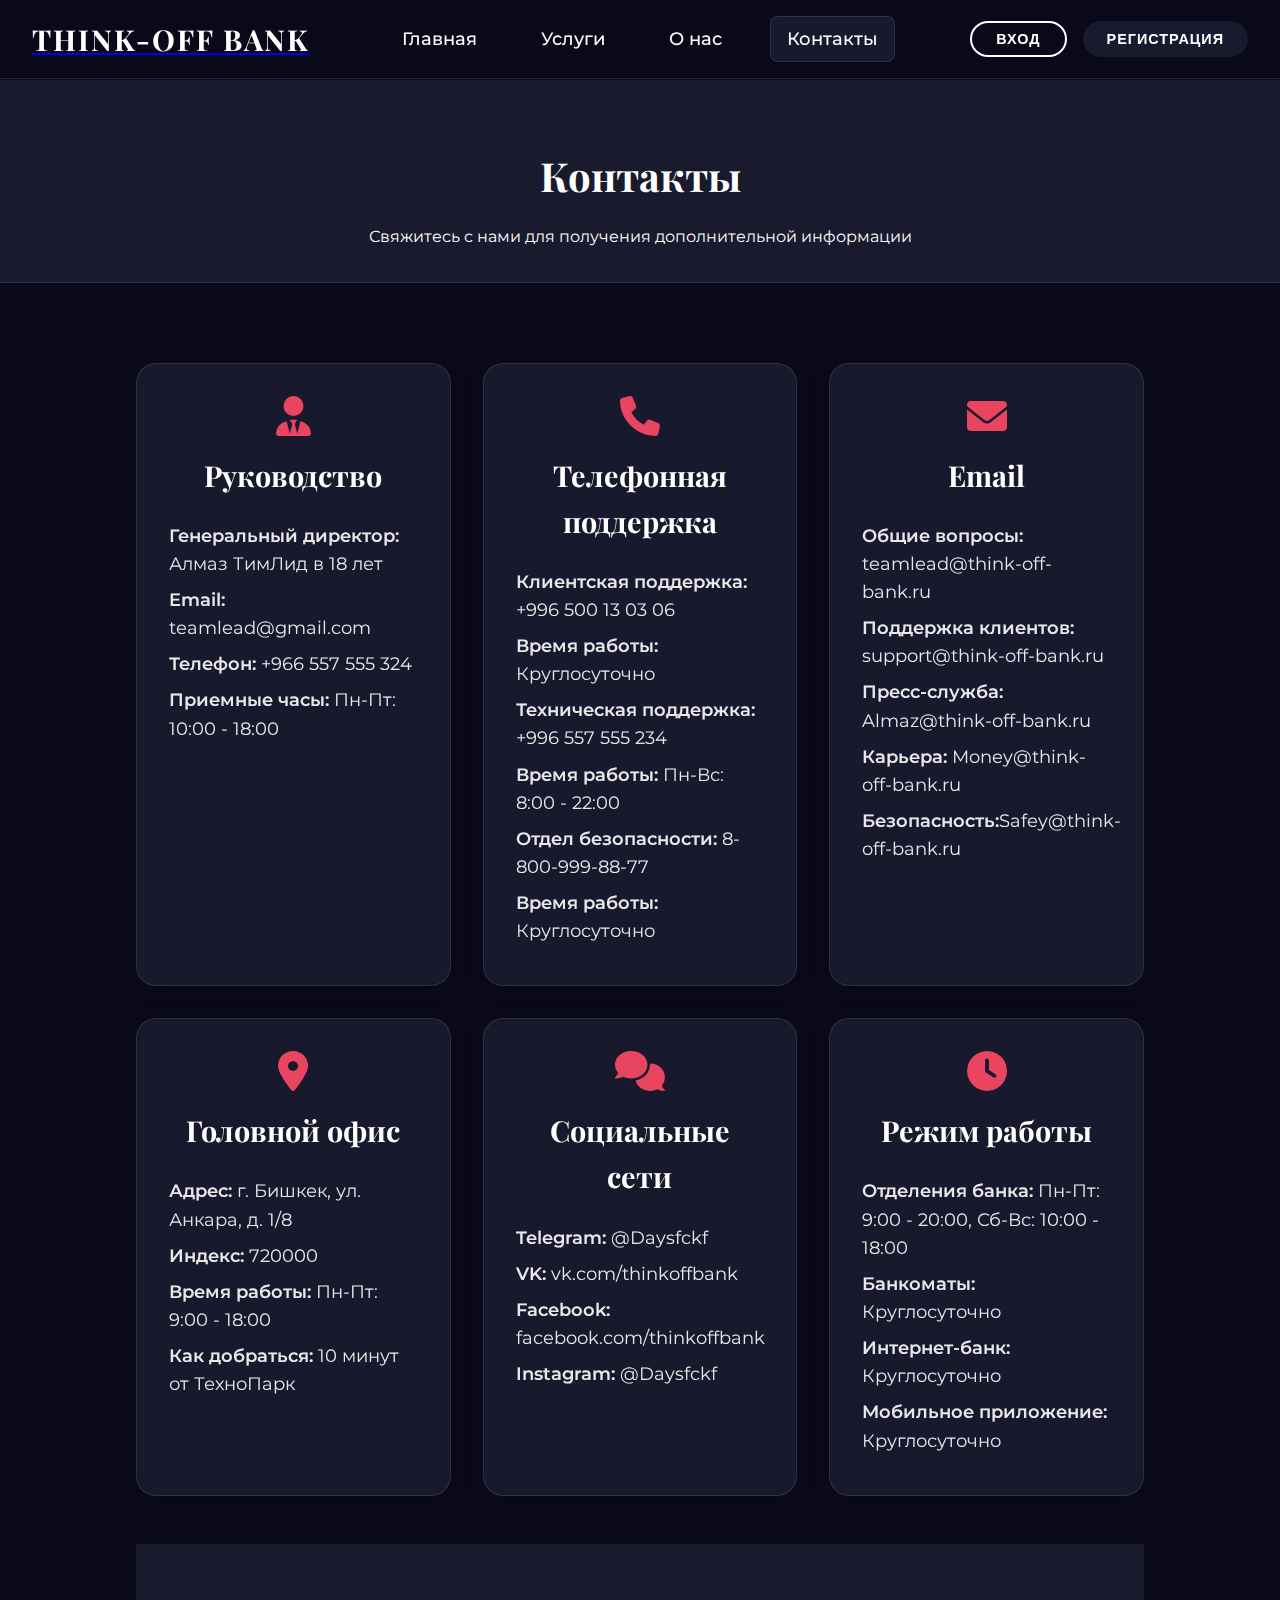
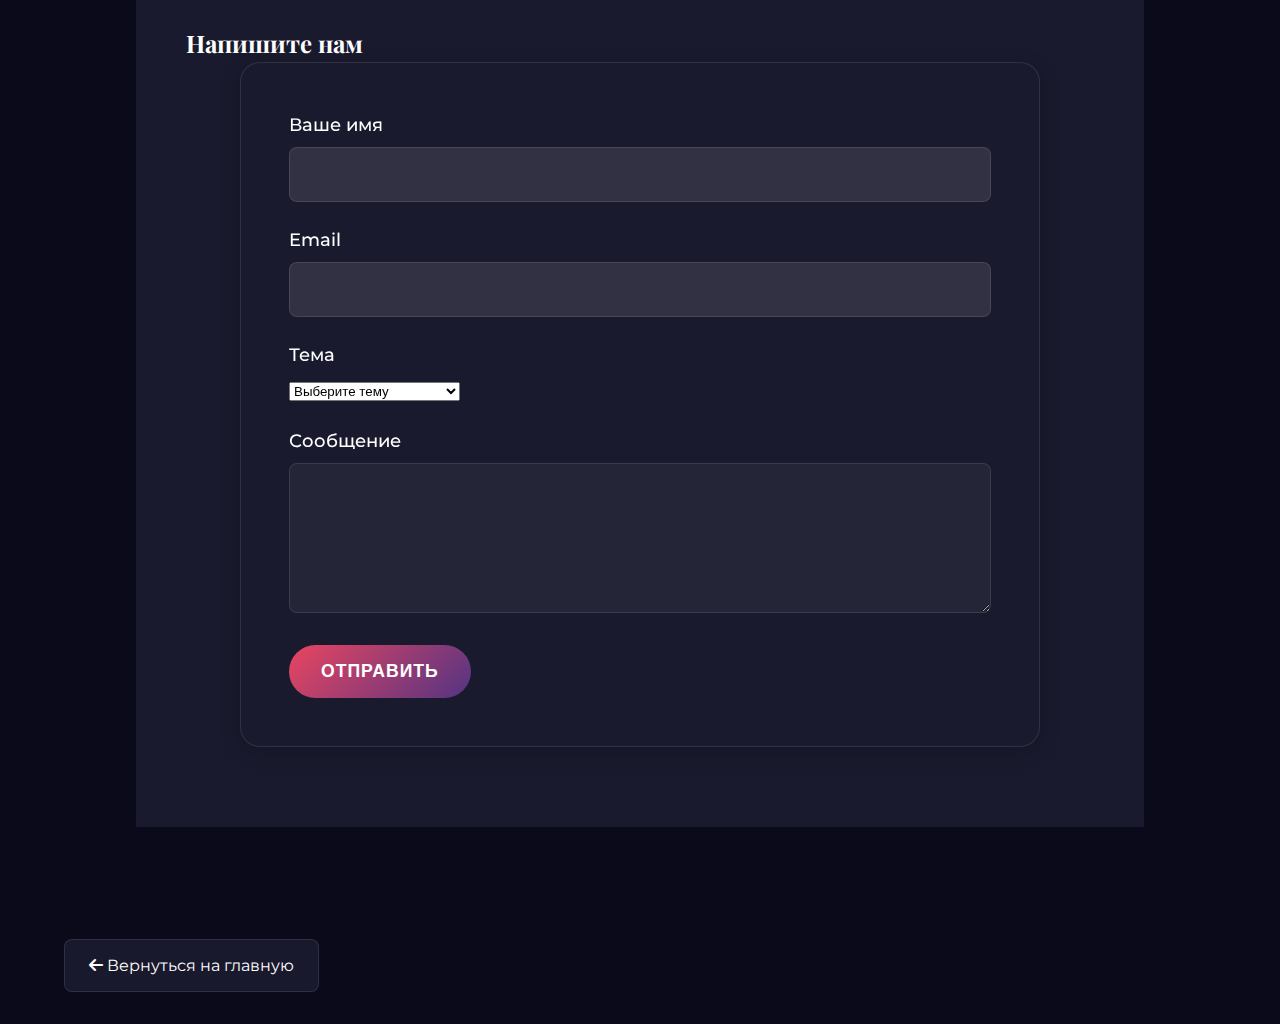
<file: contact.html>
<!DOCTYPE html>
<html lang="ru">
<head>
    <meta charset="UTF-8">
    <meta name="viewport" content="width=device-width, initial-scale=1.0">
    <title>Контакты - Think-Off Bank</title>
    <link rel="stylesheet" href="styles.css">
    <link rel="stylesheet" href="https://cdnjs.cloudflare.com/ajax/libs/font-awesome/6.0.0/css/all.min.css">
</head>
<body>
    <!-- Navigation -->
    <nav class="navbar">
        <div class="logo">
            <a href="index.html">
                <h1>Think-Off Bank</h1>
            </a>
        </div>
        <div class="nav-links">
            <a href="index.html">Главная</a>
            <a href="services.html">Услуги</a>
            <a href="about.html">О нас</a>
            <a href="contact.html" class="active">Контакты</a>
        </div>
        <div class="auth-buttons">
            <button id="loginBtn" class="btn btn-outline">Вход</button>
            <button id="signupBtn" class="btn btn-primary">Регистрация</button>
        </div>
    </nav>

    <div class="page-content">
        <header class="page-header">
            <h1>Контакты</h1>
            <p>Свяжитесь с нами для получения дополнительной информации</p>
        </header>

        <section class="page-section">
            <div class="contact-content">
                <div class="contact-info">
                    <div class="contact-card">
                        <i class="fas fa-user-tie"></i>
                        <h2>Руководство</h2>
                        <div class="contact-details">
                            <p><strong>Генеральный директор:</strong> Алмаз ТимЛид в 18 лет</p>
                            <p><strong>Email:</strong> teamlead@gmail.com</p>
                            <p><strong>Телефон:</strong> +966 557 555 324</p>
                            <p><strong>Приемные часы:</strong> Пн-Пт: 10:00 - 18:00</p>
                        </div>
                    </div>

                    <div class="contact-card">
                        <i class="fas fa-phone"></i>
                        <h2>Телефонная поддержка</h2>
                        <div class="contact-details">
                            <p><strong>Клиентская поддержка:</strong> +996 500 13 03 06</p>
                            <p><strong>Время работы:</strong> Круглосуточно</p>
                            <p><strong>Техническая поддержка:</strong> +996 557 555 234 </p>
                            <p><strong>Время работы:</strong> Пн-Вс: 8:00 - 22:00</p>
                            <p><strong>Отдел безопасности:</strong> 8-800-999-88-77</p>
                            <p><strong>Время работы:</strong> Круглосуточно</p>
                        </div>
                    </div>

                    <div class="contact-card">
                        <i class="fas fa-envelope"></i>
                        <h2>Email</h2>
                        <div class="contact-details">
                            <p><strong>Общие вопросы:</strong> teamlead@think-off-bank.ru</p>
                            <p><strong>Поддержка клиентов:</strong> support@think-off-bank.ru</p>
                            <p><strong>Пресс-служба:</strong> Almaz@think-off-bank.ru</p>
                            <p><strong>Карьера:</strong> Money@think-off-bank.ru</p>
                            <p><strong>Безопасность:</strong>Safey@think-off-bank.ru</p>
                        </div>
                    </div>

                    <div class="contact-card">
                        <i class="fas fa-map-marker-alt"></i>
                        <h2>Головной офис</h2>
                        <div class="contact-details">
                            <p><strong>Адрес:</strong> г. Бишкек, ул. Анкара, д. 1/8</p>
                            <p><strong>Индекс:</strong> 720000</p>
                            <p><strong>Время работы:</strong> Пн-Пт: 9:00 - 18:00</p>
                            <p><strong>Как добраться:</strong> 10 минут от ТехноПарк</p>
                        </div>
                    </div>

                    <div class="contact-card">
                        <i class="fas fa-comments"></i>
                        <h2>Социальные сети</h2>
                        <div class="contact-details">
                            <p><strong>Telegram:</strong> @Daysfckf</p>
                            <p><strong>VK:</strong> vk.com/thinkoffbank</p>
                            <p><strong>Facebook:</strong> facebook.com/thinkoffbank</p>
                            <p><strong>Instagram:</strong> @Daysfckf</p>
                        </div>
                    </div>

                    <div class="contact-card">
                        <i class="fas fa-clock"></i>
                        <h2>Режим работы</h2>
                        <div class="contact-details">
                            <p><strong>Отделения банка:</strong> Пн-Пт: 9:00 - 20:00, Сб-Вс: 10:00 - 18:00</p>
                            <p><strong>Банкоматы:</strong> Круглосуточно</p>
                            <p><strong>Интернет-банк:</strong> Круглосуточно</p>
                            <p><strong>Мобильное приложение:</strong> Круглосуточно</p>
                        </div>
                    </div>
                </div>

                <div class="contact-form-section">
                    <h2>Напишите нам</h2>
                    <form class="contact-form">
                        <div class="form-group">
                            <label for="name">Ваше имя</label>
                            <input type="text" id="name" required>
                        </div>
                        <div class="form-group">
                            <label for="contact-email">Email</label>
                            <input type="email" id="contact-email" required>
                        </div>
                        <div class="form-group">
                            <label for="subject">Тема</label>
                            <select id="subject" required>
                                <option value="">Выберите тему</option>
                                <option value="general">Общий вопрос</option>
                                <option value="support">Техническая поддержка</option>
                                <option value="complaint">Жалоба</option>
                                <option value="suggestion">Предложение</option>
                            </select>
                        </div>
                        <div class="form-group">
                            <label for="message">Сообщение</label>
                            <textarea id="message" rows="5" required></textarea>
                        </div>
                        <button type="submit" class="btn btn-primary">Отправить</button>
                    </form>
                </div>
            </div>
        </section>

        <a href="index.html" class="back-button">
            <i class="fas fa-arrow-left"></i> Вернуться на главную
        </a>
    </div>

    <!-- Login Modal -->
    <div id="loginModal" class="modal">
        <div class="modal-content">
            <span class="close">&times;</span>
            <h2>Вход</h2>
            <form id="loginForm">
                <div class="form-group">
                    <label for="email">Email</label>
                    <input type="email" id="email" required>
                </div>
                <div class="form-group">
                    <label for="password">Пароль</label>
                    <input type="password" id="password" required>
                </div>
                <button type="submit" class="btn btn-primary">Войти</button>
            </form>
        </div>
    </div>

    <!-- Signup Modal -->
    <div id="signupModal" class="modal">
        <div class="modal-content">
            <span class="close">&times;</span>
            <h2>Регистрация</h2>
            <form id="signupForm">
                <div class="form-group">
                    <label for="fullName">ФИО</label>
                    <input type="text" id="fullName" required>
                </div>
                <div class="form-group">
                    <label for="signupEmail">Email</label>
                    <input type="email" id="signupEmail" required>
                </div>
                <div class="form-group">
                    <label for="signupPassword">Пароль</label>
                    <input type="password" id="signupPassword" required>
                </div>
                <button type="submit" class="btn btn-primary">Зарегистрироваться</button>
            </form>
        </div>
    </div>

    <!-- Firebase SDK -->
    <script type="module" src="firebase-config.js"></script>
    <script type="module" src="script.js"></script>
</body>
</html>
</file>
<file: styles.css>
/* Import Google Fonts */
@import url('https://fonts.googleapis.com/css2?family=Montserrat:wght@400;500;600;700;800&family=Playfair+Display:wght@400;500;600;700&display=swap');

/* Reset and Base Styles */
* {
    margin: 0;
    padding: 0;
    box-sizing: border-box;
}

:root {
    --primary-color: #0a0a1a;
    --secondary-color: #1a1a2e;
    --accent-color: #0f3460;
    --highlight-color: #e94560;
    --text-color: #ffffff;
    --light-text: #ffffff;
    --background: #0a0a1a;
    --card-bg: rgba(26, 26, 46, 0.95);
    --gradient-1: linear-gradient(135deg, #0f3460, #16213e);
    --gradient-2: linear-gradient(135deg, #e94560, #533483);
    --shadow: 0 8px 32px 0 rgba(31, 38, 135, 0.37);
    --glass-bg: rgba(26, 26, 46, 0.95);
    --glass-border: rgba(255, 255, 255, 0.1);
    --text-light: #ffffff;
    --text-dark: #2D2D2D;
    --background-dark: #1A1A1A;
    --background-light: #F8F9FA;
    --glass-shadow: 0 8px 32px 0 rgba(31, 38, 135, 0.37);
}

body {
    font-family: 'Montserrat', sans-serif;
    line-height: 1.6;
    color: var(--text-color);
    background: var(--primary-color);
    overflow-x: hidden;
}

/* Animated Background */
.animated-bg {
    position: fixed;
    top: 0;
    left: 0;
    width: 100%;
    height: 100%;
    background: linear-gradient(-45deg, #0a0a1a, #1a1a2e, #0f3460, #533483);
    background-size: 400% 400%;
    animation: gradient 15s ease infinite;
    z-index: -1;
}

@keyframes gradient {
    0% { background-position: 0% 50%; }
    50% { background-position: 100% 50%; }
    100% { background-position: 0% 50%; }
}

/* Navigation */
.navbar {
    background: rgba(10, 10, 26, 0.95);
    backdrop-filter: blur(10px);
    position: fixed;
    top: 0;
    left: 0;
    right: 0;
    z-index: 1000;
    padding: 1rem 2rem;
    display: flex;
    justify-content: space-between;
    align-items: center;
    border-bottom: 1px solid var(--glass-border);
}

.logo h1 {
    font-family: 'Playfair Display', serif;
    font-size: 1.8rem;
    font-weight: 700;
    color: var(--text-color);
    text-transform: uppercase;
    letter-spacing: 2px;
}

.nav-links {
    display: flex;
    gap: 2rem;
    align-items: center;
}

.nav-links a {
    color: var(--text-color);
    text-decoration: none;
    font-size: 1.1rem;
    font-weight: 500;
    padding: 0.5rem 1rem;
    border-radius: 8px;
    transition: all 0.3s ease;
    position: relative;
}

.nav-links a::after {
    content: '';
    position: absolute;
    bottom: 0;
    left: 50%;
    width: 0;
    height: 2px;
    background: var(--highlight-color);
    transition: all 0.3s ease;
    transform: translateX(-50%);
}

.nav-links a:hover::after {
    width: 80%;
}

.nav-links a.active {
    background: var(--glass-bg);
    border: 1px solid var(--glass-border);
}

.auth-buttons {
    display: flex;
    gap: 1rem;
}

.auth-buttons .btn {
    padding: 0.5rem 1.5rem;
    font-size: 0.9rem;
    cursor: pointer;
}

.auth-buttons .btn-primary {
    background: var(--secondary-color);
    color: var(--light-text);
    border: none;
}

.auth-buttons .btn-outline {
    background: transparent;
    border: 2px solid var(--light-text);
    color: var(--light-text);
}

.auth-buttons .btn:hover {
    transform: translateY(-2px);
    box-shadow: 0 4px 12px rgba(0, 0, 0, 0.2);
}

/* Buttons */
.btn {
    padding: 1rem 2rem;
    border-radius: 30px;
    font-weight: 600;
    font-size: 1.1rem;
    transition: all 0.3s ease;
    text-transform: uppercase;
    letter-spacing: 1px;
}

.btn-primary {
    background: var(--gradient-2);
    color: var(--text-color);
    border: none;
}

.btn-outline {
    background: transparent;
    border: 2px solid var(--highlight-color);
    color: var(--text-color);
}

.btn:hover {
    transform: translateY(-2px);
    box-shadow: var(--shadow);
}

/* Service Cards */
.service-card {
    background: var(--card-bg);
    backdrop-filter: blur(10px);
    border: 1px solid var(--glass-border);
    border-radius: 20px;
    padding: 2.5rem;
    transition: all 0.4s ease;
    position: relative;
    overflow: hidden;
    display: flex;
    flex-direction: column;
    min-height: 400px;
    box-shadow: 0 4px 20px rgba(0, 0, 0, 0.2);
}

.service-card::before {
    content: '';
    position: absolute;
    top: 0;
    left: 0;
    width: 100%;
    height: 100%;
    background: radial-gradient(
        circle at var(--mouse-x, 50%) var(--mouse-y, 50%),
        rgba(233, 69, 96, 0.1) 0%,
        transparent 50%
    );
    opacity: 0;
    transition: opacity 0.3s ease;
}

.service-card:hover::before {
    opacity: 1;
}

.service-card:hover {
    transform: translateY(-10px);
    box-shadow: 0 8px 30px rgba(233, 69, 96, 0.2);
}

.service-card i {
    font-size: 3.5rem;
    background: var(--gradient-2);
    -webkit-background-clip: text;
    -webkit-text-fill-color: transparent;
    margin-bottom: 1.5rem;
    transition: all 0.3s ease;
}

.service-card:hover i {
    transform: scale(1.2) rotate(10deg);
}

.service-card h3 {
    font-size: 1.8rem;
    margin-bottom: 1rem;
    color: var(--text-color);
    font-weight: 700;
}

.service-card p {
    color: var(--text-color);
    opacity: 0.9;
    margin-bottom: 1.5rem;
    font-size: 1.1rem;
    line-height: 1.6;
}

.service-card ul {
    list-style: none;
    padding: 0;
    margin: 0 0 2rem 0;
}

.service-card ul li {
    margin: 1rem 0;
    padding-left: 1.5rem;
    position: relative;
    color: var(--text-color);
    opacity: 0.9;
    transition: all 0.3s ease;
    font-size: 1.1rem;
}

.service-card ul li::before {
    content: "→";
    color: var(--highlight-color);
    position: absolute;
    left: 0;
    transition: all 0.3s ease;
}

.service-card ul li:hover {
    opacity: 1;
    transform: translateX(5px);
}

.service-card .btn {
    display: inline-block;
    padding: 1rem 2rem;
    background: var(--gradient-2);
    color: var(--text-color);
    text-decoration: none;
    border-radius: 30px;
    font-weight: 600;
    transition: all 0.3s ease;
    border: none;
    cursor: pointer;
    position: relative;
    overflow: hidden;
}

.service-card .btn::before {
    content: '';
    position: absolute;
    top: 0;
    left: 0;
    width: 100%;
    height: 100%;
    background: linear-gradient(45deg, transparent, rgba(255, 255, 255, 0.2), transparent);
    transform: translateX(-100%);
    transition: transform 0.6s ease;
}

.service-card .btn:hover::before {
    transform: translateX(100%);
}

/* Features Section */
.features {
    padding: 5rem 5%;
    background: var(--secondary-color);
    position: relative;
}

.features-grid {
    display: grid;
    grid-template-columns: repeat(auto-fit, minmax(280px, 1fr));
    gap: 2rem;
    max-width: 1200px;
    margin: 0 auto;
}

.feature-item {
    background: var(--card-bg);
    backdrop-filter: blur(10px);
    border: 1px solid var(--glass-border);
    border-radius: 20px;
    padding: 2.5rem;
    text-align: center;
    transition: all 0.4s ease;
    box-shadow: 0 4px 20px rgba(0, 0, 0, 0.2);
}

.feature-item:hover {
    transform: translateY(-10px);
    box-shadow: var(--shadow);
}

.feature-item i {
    font-size: 3rem;
    background: var(--gradient-2);
    -webkit-background-clip: text;
    -webkit-text-fill-color: transparent;
    margin-bottom: 1.5rem;
}

.feature-item h3 {
    color: var(--text-color);
    font-size: 1.8rem;
    margin-bottom: 1rem;
    font-weight: 700;
}

.feature-item p {
    color: var(--text-color);
    opacity: 0.9;
    font-size: 1.1rem;
    line-height: 1.6;
}

/* Contact Page Styles */
.contact-content {
    max-width: 1200px;
    margin: 0 auto;
    padding: 2rem;
}

.contact-info {
    display: grid;
    grid-template-columns: repeat(auto-fit, minmax(300px, 1fr));
    gap: 2rem;
    margin-bottom: 3rem;
}

.contact-card {
    background: var(--card-bg);
    padding: 2rem;
    border-radius: 20px;
    text-align: center;
    box-shadow: 0 4px 20px rgba(0, 0, 0, 0.2);
    transition: transform 0.3s ease;
    border: 1px solid var(--glass-border);
    backdrop-filter: blur(10px);
}

.contact-card:hover {
    transform: translateY(-5px);
    box-shadow: 0 8px 30px rgba(0, 0, 0, 0.3);
}

.contact-card i {
    font-size: 2.5rem;
    color: var(--highlight-color);
    margin-bottom: 1rem;
}

.contact-card h2 {
    color: var(--text-color);
    margin-bottom: 1.5rem;
    font-family: 'Playfair Display', serif;
    font-size: 1.8rem;
}

.contact-details {
    text-align: left;
}

.contact-details p {
    margin: 0.5rem 0;
    color: var(--text-color);
    opacity: 0.9;
    font-size: 1.1rem;
}

.contact-details strong {
    color: var(--text-color);
    font-weight: 600;
}

.contact-form-section {
    background: var(--secondary-color);
    padding: 5rem 5%;
    position: relative;
}

.contact-form {
    background: var(--card-bg);
    backdrop-filter: blur(10px);
    border: 1px solid var(--glass-border);
    border-radius: 20px;
    padding: 3rem;
    max-width: 800px;
    margin: 0 auto;
    box-shadow: 0 4px 20px rgba(0, 0, 0, 0.2);
}

.contact-form h2 {
    color: var(--text-color);
    font-size: 2.5rem;
    margin-bottom: 1rem;
    text-align: center;
    font-family: 'Playfair Display', serif;
}

.contact-description {
    color: var(--text-color);
    opacity: 0.9;
    text-align: center;
    margin-bottom: 2rem;
    font-size: 1.1rem;
}

.form-group {
    margin-bottom: 1.5rem;
}

.form-group label {
    display: block;
    color: var(--text-color);
    margin-bottom: 0.5rem;
    font-weight: 500;
    font-size: 1.1rem;
}

.form-group input,
.form-group textarea {
    width: 100%;
    padding: 1rem;
    background: rgba(255, 255, 255, 0.05);
    border: 1px solid var(--glass-border);
    border-radius: 8px;
    color: var(--text-color);
    font-size: 1.1rem;
    transition: all 0.3s ease;
}

.form-group input::placeholder,
.form-group textarea::placeholder {
    color: rgba(255, 255, 255, 0.5);
}

.form-group input:focus,
.form-group textarea:focus {
    background: rgba(255, 255, 255, 0.1);
    border-color: var(--highlight-color);
    outline: none;
    box-shadow: 0 0 0 2px rgba(233, 69, 96, 0.2);
}

.form-group textarea {
    min-height: 150px;
    resize: vertical;
}

@media (max-width: 768px) {
    .contact-info {
        grid-template-columns: 1fr;
    }
    
    .contact-card {
        padding: 1.5rem;
    }
    
    .contact-form {
        padding: 2rem;
    }
}

/* Animations */
.floating {
    animation: floating 3s ease-in-out infinite;
}

.pulsing {
    animation: pulsing 2s ease-in-out infinite;
}

@keyframes floating {
    0% { transform: translateY(0px); }
    50% { transform: translateY(-20px); }
    100% { transform: translateY(0px); }
}

@keyframes pulsing {
    0% { transform: scale(1); }
    50% { transform: scale(1.05); }
    100% { transform: scale(1); }
}

/* Hero Section */
.hero {
    min-height: 100vh;
    display: flex;
    align-items: center;
    justify-content: center;
    position: relative;
    padding: 6rem 2rem;
    overflow: hidden;
    background: linear-gradient(135deg, rgba(10, 10, 26, 0.95), rgba(26, 26, 46, 0.95));
}

.hero-content {
    text-align: center;
    z-index: 2;
    max-width: 1200px;
    padding: 3rem;
    background: rgba(26, 26, 46, 0.7);
    border-radius: 30px;
    backdrop-filter: blur(20px);
    border: 1px solid var(--glass-border);
    box-shadow: 0 8px 32px rgba(0, 0, 0, 0.3);
}

.hero h1 {
    font-size: 5rem;
    font-weight: 800;
    margin-bottom: 1.5rem;
    color: var(--text-color);
    text-shadow: 0 2px 10px rgba(0, 0, 0, 0.3);
    animation: floating 3s ease-in-out infinite;
    letter-spacing: 2px;
}

.hero p {
    font-size: 2rem;
    margin-bottom: 3rem;
    color: var(--text-color);
    opacity: 0.95;
    text-shadow: 0 2px 4px rgba(0, 0, 0, 0.3);
    animation: pulsing 2s ease-in-out infinite;
    font-weight: 500;
}

.hero-features {
    display: flex;
    gap: 3rem;
    justify-content: center;
    margin: 3rem 0;
    flex-wrap: wrap;
}

.feature {
    display: flex;
    flex-direction: column;
    align-items: center;
    gap: 1rem;
    color: var(--text-color);
    padding: 1.5rem;
    background: rgba(255, 255, 255, 0.05);
    border-radius: 20px;
    border: 1px solid var(--glass-border);
    transition: all 0.3s ease;
}

.feature:hover {
    transform: translateY(-5px);
    background: rgba(255, 255, 255, 0.1);
    box-shadow: 0 8px 32px rgba(0, 0, 0, 0.2);
}

.feature i {
    font-size: 2.5rem;
    color: var(--highlight-color);
    margin-bottom: 0.5rem;
    transition: all 0.3s ease;
}

.feature:hover i {
    transform: scale(1.2);
}

.feature span {
    font-size: 1.2rem;
    font-weight: 500;
}

.hero-buttons {
    display: flex;
    gap: 1.5rem;
    justify-content: center;
    margin: 3rem 0;
}

.hero-buttons .btn {
    padding: 1.2rem 2.5rem;
    font-size: 1.2rem;
    border-radius: 50px;
    transition: all 0.3s ease;
    text-transform: uppercase;
    letter-spacing: 1px;
    font-weight: 600;
}

.hero-buttons .btn-primary {
    background: var(--gradient-2);
    color: var(--text-color);
    border: none;
    box-shadow: 0 4px 15px rgba(233, 69, 96, 0.3);
}

.hero-buttons .btn-outline {
    background: transparent;
    border: 2px solid var(--highlight-color);
    color: var(--text-color);
}

.hero-buttons .btn:hover {
    transform: translateY(-5px);
    box-shadow: 0 8px 25px rgba(233, 69, 96, 0.4);
}

/* Services Section */
.services {
    padding: 8rem 5%;
    background: var(--primary-color);
    position: relative;
}

.services h2 {
    text-align: center;
    margin-bottom: 4rem;
    color: var(--text-color);
    font-size: 3rem;
    font-weight: 700;
    font-family: 'Playfair Display', serif;
    text-shadow: 0 2px 10px rgba(0, 0, 0, 0.3);
}

.services-grid {
    display: grid;
    grid-template-columns: repeat(auto-fit, minmax(320px, 1fr));
    gap: 3rem;
    max-width: 1400px;
    margin: 0 auto;
}

.service-card {
    background: var(--card-bg);
    backdrop-filter: blur(10px);
    border: 1px solid var(--glass-border);
    border-radius: 30px;
    padding: 3rem;
    transition: all 0.4s ease;
    position: relative;
    overflow: hidden;
    display: flex;
    flex-direction: column;
    min-height: 450px;
    box-shadow: 0 8px 32px rgba(0, 0, 0, 0.2);
}

.service-card:hover {
    transform: translateY(-10px);
    box-shadow: 0 12px 40px rgba(233, 69, 96, 0.2);
}

.service-card i {
    font-size: 4rem;
    color: var(--highlight-color);
    margin-bottom: 2rem;
    transition: all 0.3s ease;
}

.service-card:hover i {
    transform: scale(1.2) rotate(10deg);
}

.service-card h3 {
    font-size: 2rem;
    margin-bottom: 1.5rem;
    color: var(--text-color);
    font-weight: 700;
    font-family: 'Playfair Display', serif;
}

.service-card p {
    color: var(--text-color);
    opacity: 0.9;
    margin-bottom: 2rem;
    font-size: 1.2rem;
    line-height: 1.7;
}

.service-card ul {
    list-style: none;
    padding: 0;
    margin: 0 0 2rem 0;
}

.service-card ul li {
    margin: 1.2rem 0;
    padding-left: 2rem;
    position: relative;
    color: var(--text-color);
    opacity: 0.9;
    transition: all 0.3s ease;
    font-size: 1.2rem;
}

.service-card ul li::before {
    content: "→";
    color: var(--highlight-color);
    position: absolute;
    left: 0;
    transition: all 0.3s ease;
}

.service-card ul li:hover {
    opacity: 1;
    transform: translateX(5px);
}

.service-card .btn {
    margin-top: auto;
    padding: 1.2rem 2.5rem;
    font-size: 1.2rem;
    border-radius: 50px;
    background: var(--gradient-2);
    color: var(--text-color);
    text-decoration: none;
    border: none;
    transition: all 0.3s ease;
    text-transform: uppercase;
    letter-spacing: 1px;
    font-weight: 600;
}

.service-card .btn:hover {
    transform: translateY(-5px);
    box-shadow: 0 8px 25px rgba(233, 69, 96, 0.4);
}

@media (max-width: 768px) {
    .hero h1 {
        font-size: 3.5rem;
    }

    .hero p {
        font-size: 1.5rem;
    }

    .hero-features {
        gap: 1.5rem;
    }

    .feature {
        padding: 1rem;
    }

    .hero-buttons {
        flex-direction: column;
        align-items: center;
    }

    .hero-buttons .btn {
        width: 100%;
        max-width: 300px;
    }

    .app-buttons {
        flex-direction: column;
        align-items: center;
    }

    .app-button {
        width: 100%;
        max-width: 250px;
        justify-content: center;
    }

    .services h2 {
        font-size: 2.5rem;
    }

    .service-card {
        padding: 2rem;
        min-height: 400px;
    }
}

/* Modal Styles */
.modal {
    display: none;
    position: fixed;
    top: 0;
    left: 0;
    width: 100%;
    height: 100%;
    background: rgba(0, 0, 0, 0.8);
    z-index: 1001;
    align-items: center;
    justify-content: center;
}

.modal.show {
    display: flex;
}

.modal-content {
    background: var(--card-bg);
    backdrop-filter: blur(10px);
    border: 1px solid var(--glass-border);
    border-radius: 20px;
    padding: 3rem;
    width: 90%;
    max-width: 500px;
    position: relative;
    box-shadow: 0 4px 20px rgba(0, 0, 0, 0.2);
}

.modal-content h2 {
    color: var(--text-color);
    font-size: 2rem;
    margin-bottom: 2rem;
    text-align: center;
    font-family: 'Playfair Display', serif;
}

.form-group {
    margin-bottom: 1.5rem;
}

.form-group label {
    display: block;
    color: var(--text-color);
    margin-bottom: 0.5rem;
    font-weight: 500;
    font-size: 1.1rem;
}

.form-group input {
    width: 100%;
    padding: 1rem;
    background: rgba(255, 255, 255, 0.1);
    border: 1px solid var(--glass-border);
    border-radius: 8px;
    color: var(--text-color);
    font-size: 1.1rem;
    transition: all 0.3s ease;
}

.form-group input:focus {
    background: rgba(255, 255, 255, 0.15);
    border-color: var(--highlight-color);
    outline: none;
    box-shadow: 0 0 0 2px rgba(233, 69, 96, 0.2);
}

.form-group textarea {
    min-height: 150px;
    resize: vertical;
}

.close {
    position: absolute;
    right: 1.5rem;
    top: 1.5rem;
    font-size: 1.5rem;
    color: var(--light-text);
    cursor: pointer;
    transition: color 0.3s ease;
    background: none;
    border: none;
    padding: 0;
}

.close:hover {
    color: var(--accent-color);
}

/* Page Content Styles */
.page-content {
    padding-top: 80px;
    min-height: 100vh;
    background: var(--primary-color);
}

.page-header {
    background: var(--secondary-color);
    color: var(--text-color);
    padding: 4rem 5% 2rem;
    text-align: center;
    border-bottom: 1px solid var(--glass-border);
}

.page-header h1 {
    font-size: 2.5rem;
    margin-bottom: 1rem;
    font-family: 'Playfair Display', serif;
    color: var(--text-color);
}

.page-section {
    padding: 3rem 5%;
    max-width: 1200px;
    margin: 0 auto;
    background: var(--primary-color);
}

.back-button {
    display: inline-block;
    margin: 2rem 5%;
    padding: 0.8rem 1.5rem;
    background: var(--card-bg);
    color: var(--text-color);
    text-decoration: none;
    border-radius: 8px;
    transition: all 0.3s ease;
    border: 1px solid var(--glass-border);
}

.back-button:hover {
    background: var(--secondary-color);
    transform: translateY(-2px);
    box-shadow: 0 4px 12px rgba(0, 0, 0, 0.2);
}

/* About Page Styles */
.about-content {
    max-width: 800px;
    margin: 0 auto;
    padding: 2rem;
}

.about-section {
    background: var(--card-bg);
    padding: 2rem;
    margin-bottom: 2rem;
    border-radius: 10px;
    box-shadow: 0 4px 20px rgba(0, 0, 0, 0.2);
    border: 1px solid var(--glass-border);
    backdrop-filter: blur(10px);
}

.about-section h2 {
    color: var(--text-color);
    margin-bottom: 1rem;
    font-family: 'Playfair Display', serif;
    font-size: 2rem;
}

.about-section p {
    color: var(--text-color);
    opacity: 0.9;
    margin-bottom: 1rem;
    font-size: 1.1rem;
    line-height: 1.6;
}

.about-section ul {
    list-style: none;
    padding: 0;
}

.about-section ul li {
    margin: 1rem 0;
    display: flex;
    align-items: center;
    color: var(--text-color);
    opacity: 0.9;
    font-size: 1.1rem;
}

.about-section ul li i {
    color: var(--highlight-color);
    margin-right: 1rem;
    font-size: 1.2rem;
}

/* Motivation Page Styles */
.motivation-content {
    display: grid;
    grid-template-columns: repeat(auto-fit, minmax(300px, 1fr));
    gap: 2rem;
    max-width: 1200px;
    margin: 0 auto;
}

.motivation-card {
    background: var(--text-light);
    padding: 2rem;
    border-radius: 10px;
    box-shadow: 0 3px 10px rgba(0,0,0,0.1);
    transition: transform 0.3s ease;
}

.motivation-card:hover {
    transform: translateY(-5px);
}

.motivation-card i {
    font-size: 2.5rem;
    color: var(--accent-color);
    margin-bottom: 1rem;
}

.motivation-card h2 {
    color: var(--primary-color);
    margin-bottom: 1rem;
}

.motivation-card ul {
    list-style: none;
    padding: 0;
    margin: 1rem 0;
}

.motivation-card ul li {
    margin: 0.5rem 0;
    padding-left: 1.5rem;
    position: relative;
}

.motivation-card ul li:before {
    content: "•";
    color: var(--accent-color);
    position: absolute;
    left: 0;
}

.success-story {
    margin-top: 1.5rem;
    padding: 1.5rem;
    background: var(--background-light);
    border-radius: 5px;
}

.success-story blockquote {
    font-style: italic;
    margin-bottom: 1rem;
    color: var(--text-dark);
}

.success-story cite {
    color: var(--gray-dark);
    font-style: normal;
}

/* Loans Page Styles */
.loans-content {
    max-width: 1200px;
    margin: 0 auto;
    padding: 2rem;
}

.loan-offer {
    background: var(--card-bg);
    border-radius: 20px;
    padding: 3rem;
    box-shadow: 0 8px 32px rgba(0, 0, 0, 0.2);
    border: 1px solid var(--glass-border);
    backdrop-filter: blur(10px);
    margin-bottom: 3rem;
}

.interest-rate {
    text-align: center;
    margin-bottom: 2rem;
    color: var(--text-color);
}

.rate-highlight {
    display: inline-block;
    background: var(--gradient-2);
    color: var(--text-color);
    padding: 1.5rem 3rem;
    border-radius: 15px;
    margin-top: 1rem;
    box-shadow: 0 4px 15px rgba(233, 69, 96, 0.3);
}

.rate {
    font-size: 3rem;
    font-weight: bold;
    color: var(--text-color);
}

.per-year {
    font-size: 1.2rem;
    margin-left: 0.5rem;
    color: var(--text-color);
    opacity: 0.9;
}

.why-us {
    margin: 2rem 0;
    color: var(--text-color);
}

.why-us h3 {
    font-size: 2rem;
    margin-bottom: 1.5rem;
    color: var(--text-color);
    font-family: 'Playfair Display', serif;
}

.why-us ul {
    list-style: none;
    padding: 0;
}

.why-us li {
    margin: 1.2rem 0;
    display: flex;
    align-items: center;
    color: var(--text-color);
    opacity: 0.9;
    font-size: 1.1rem;
    transition: all 0.3s ease;
}

.why-us li:hover {
    opacity: 1;
    transform: translateX(5px);
}

.why-us i {
    color: var(--highlight-color);
    margin-right: 1rem;
    font-size: 1.5rem;
}

.loan-cards {
    display: grid;
    grid-template-columns: repeat(auto-fit, minmax(280px, 1fr));
    gap: 2rem;
    margin-top: 3rem;
}

.loan-card {
    background: var(--card-bg);
    padding: 2.5rem;
    border-radius: 20px;
    text-align: center;
    transition: all 0.3s ease;
    border: 1px solid var(--glass-border);
    backdrop-filter: blur(10px);
    box-shadow: 0 8px 32px rgba(0, 0, 0, 0.2);
}

.loan-card:hover {
    transform: translateY(-10px);
    box-shadow: 0 12px 40px rgba(233, 69, 96, 0.2);
}

.loan-card i {
    font-size: 3rem;
    color: var(--highlight-color);
    margin-bottom: 1.5rem;
    transition: all 0.3s ease;
}

.loan-card:hover i {
    transform: scale(1.2) rotate(10deg);
}

.loan-card h3 {
    color: var(--text-color);
    font-size: 1.8rem;
    margin-bottom: 1rem;
    font-family: 'Playfair Display', serif;
}

.loan-card p {
    color: var(--text-color);
    opacity: 0.9;
    margin-bottom: 1.5rem;
    font-size: 1.1rem;
    line-height: 1.6;
}

.loan-card .btn {
    display: inline-block;
    padding: 1rem 2rem;
    background: var(--gradient-2);
    color: var(--text-color);
    text-decoration: none;
    border-radius: 50px;
    font-weight: 600;
    transition: all 0.3s ease;
    border: none;
    text-transform: uppercase;
    letter-spacing: 1px;
}

.loan-card .btn:hover {
    transform: translateY(-5px);
    box-shadow: 0 8px 25px rgba(233, 69, 96, 0.4);
}

@media (max-width: 768px) {
    .loan-offer {
        padding: 2rem;
    }

    .rate {
        font-size: 2.5rem;
    }

    .loan-card {
        padding: 2rem;
    }
}

/* Credit Cards Page Styles */
.cards-content {
    max-width: 1200px;
    margin: 0 auto;
    padding: 2rem;
}

.quick-issuance {
    margin-bottom: 3rem;
}

.issuance-steps {
    display: grid;
    grid-template-columns: repeat(auto-fit, minmax(250px, 1fr));
    gap: 2rem;
    margin-top: 2rem;
}

.step {
    text-align: center;
    padding: 2rem;
    background: var(--card-bg);
    border-radius: 10px;
    transition: transform 0.3s ease;
}

.step:hover {
    transform: translateY(-5px);
}

.step i {
    font-size: 2.5rem;
    color: var(--primary-color);
    margin-bottom: 1rem;
}

.benefits-grid {
    display: grid;
    grid-template-columns: repeat(auto-fit, minmax(200px, 1fr));
    gap: 2rem;
    margin-top: 2rem;
}

.benefit-card {
    background: var(--card-bg);
    padding: 2rem;
    border-radius: 10px;
    text-align: center;
    transition: transform 0.3s ease;
}

.benefit-card:hover {
    transform: translateY(-5px);
}

.benefit-card i {
    font-size: 2rem;
    color: var(--primary-color);
    margin-bottom: 1rem;
}

.card-catalog {
    display: grid;
    grid-template-columns: repeat(auto-fit, minmax(280px, 1fr));
    gap: 2rem;
    margin-top: 2rem;
}

.card-item {
    background: white;
    padding: 2rem;
    border-radius: 10px;
    text-align: center;
    box-shadow: 0 4px 6px rgba(0, 0, 0, 0.1);
    transition: transform 0.3s ease;
}

.card-item:hover {
    transform: translateY(-5px);
}

.card-image {
    margin-bottom: 1.5rem;
}

.card-image i {
    font-size: 3rem;
    color: var(--primary-color);
}

.card-item ul {
    list-style: none;
    padding: 0;
    margin: 1.5rem 0;
}

.card-item li {
    margin: 0.5rem 0;
    color: var(--text-color);
}

/* Responsive Adjustments */
@media (max-width: 768px) {
    .loan-cards,
    .issuance-steps,
    .benefits-grid,
    .card-catalog {
        grid-template-columns: 1fr;
    }

    .rate {
        font-size: 2rem;
    }

    .per-year {
        font-size: 1rem;
    }
}

/* Scroll Animations */
.animate-in {
    animation: fadeInUp 0.6s ease forwards;
}

@keyframes fadeInUp {
    from {
        opacity: 0;
        transform: translateY(20px);
    }
    to {
        opacity: 1;
        transform: translateY(0);
    }
}

/* Particles Container */
.hero-particles {
    position: absolute;
    top: 0;
    left: 0;
    width: 100%;
    height: 100%;
    z-index: 1;
}

/* Headings */
h1, h2, h3, h4, h5, h6 {
    font-family: 'Playfair Display', serif;
}

.app-buttons {
    display: flex;
    gap: 2rem;
    justify-content: center;
    margin-top: 3rem;
}

.app-button {
    display: flex;
    align-items: center;
    padding: 1.2rem 2rem;
    background: rgba(255, 255, 255, 0.05);
    border-radius: 20px;
    text-decoration: none;
    transition: all 0.3s ease;
    border: 1px solid var(--glass-border);
    backdrop-filter: blur(10px);
}

.app-button:hover {
    transform: translateY(-5px);
    background: rgba(255, 255, 255, 0.1);
    box-shadow: 0 8px 32px rgba(0, 0, 0, 0.2);
}

.app-button img {
    height: 45px;
    transition: all 0.3s ease;
}

.app-button:hover img {
    transform: scale(1.1);
}

.app-button-content {
    display: flex;
    flex-direction: column;
    align-items: flex-start;
}

.app-button-content span:first-child {
    font-size: 0.7rem;
    color: var(--light-text);
    opacity: 0.8;
}

.app-button-content span:last-child {
    font-size: 1.1rem;
    font-weight: 600;
    color: var(--light-text);
}

@media (max-width: 768px) {
    .app-buttons {
        flex-direction: column;
        align-items: center;
    }

    .app-button {
        width: 100%;
        max-width: 250px;
        justify-content: center;
    }
}
</file>
